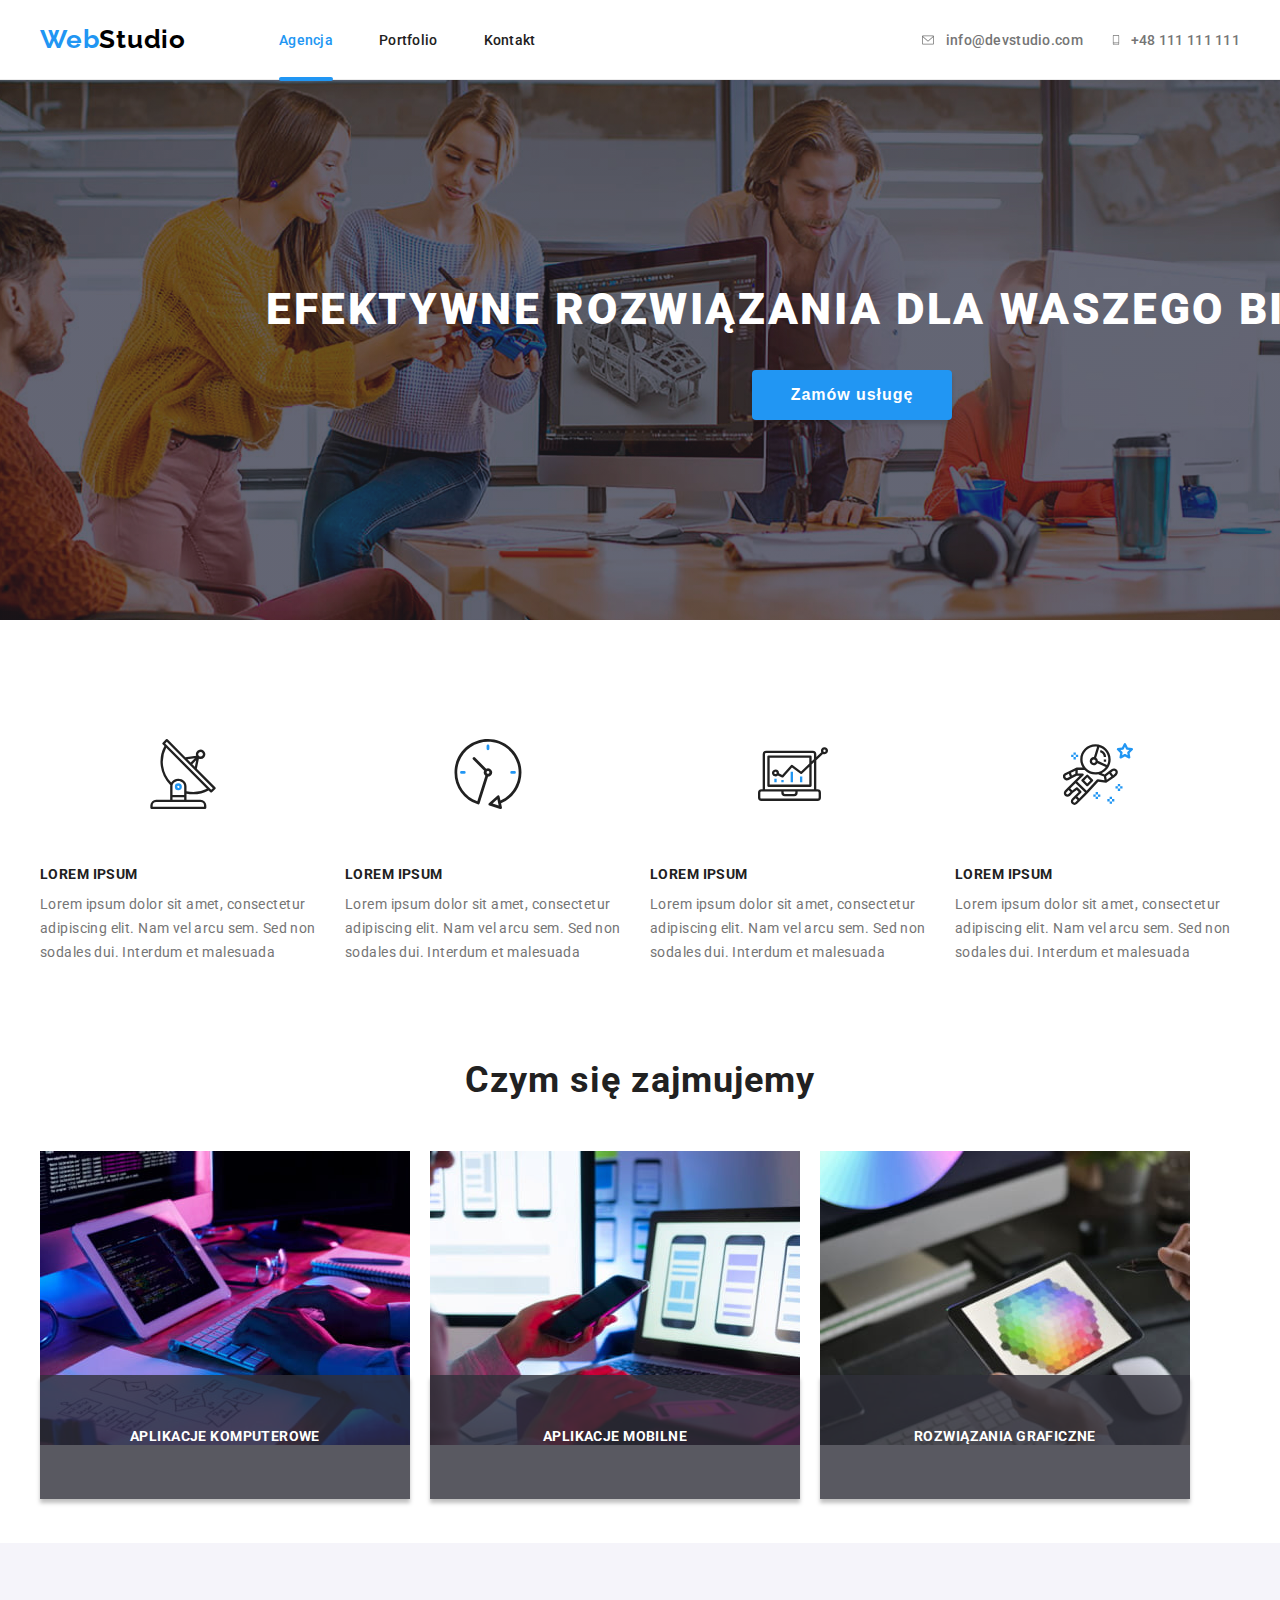
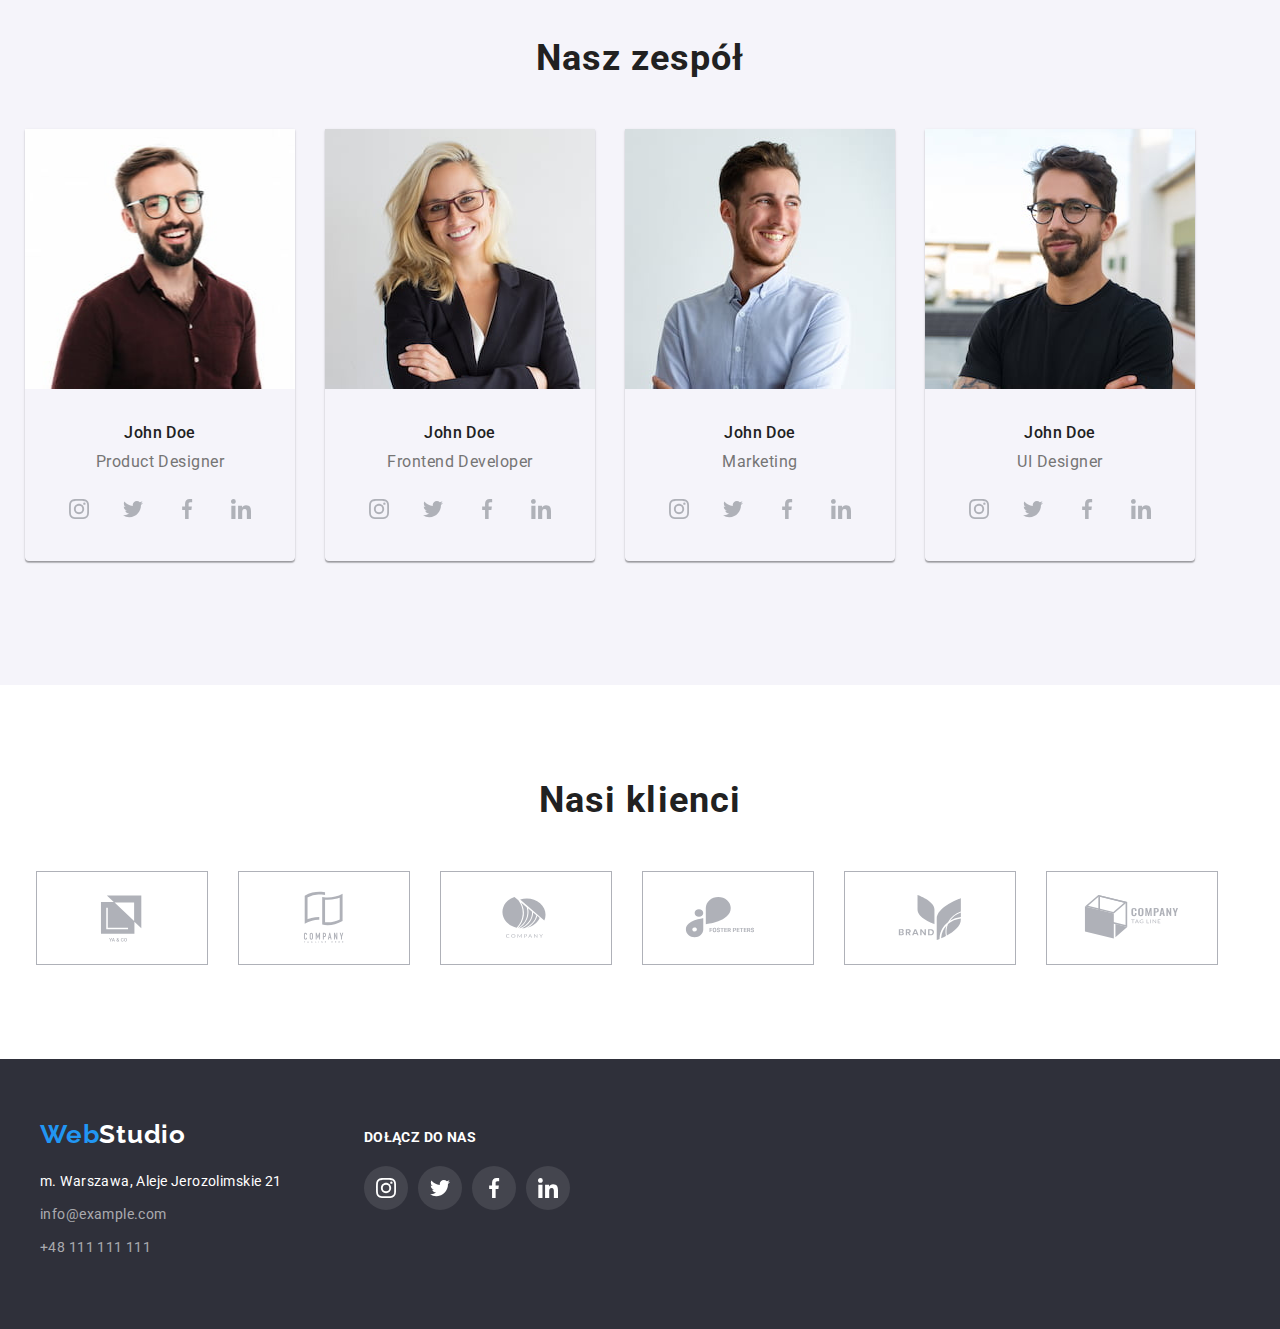
<file: index.html>
<!DOCTYPE html>
<html lang="en">
  <head>
    <meta charset="UTF-8" />
    <meta http-equiv="X-UA-Compatible" content="IE=edge" />
    <meta name="viewport" content="width=device-width, initial-scale=1.0" />
    <link rel="preconnect" href="https://fonts.googleapis.com" />
    <link rel="preconnect" href="https://fonts.gstatic.com" crossorigin />
    <link
      href="https://fonts.googleapis.com/css2?family=Raleway:wght@700&family=Roboto:wght@400;500;700;900&display=swap"
      rel="stylesheet"
    />
    <link
      rel="stylesheet"
      href="https://cdnjs.cloudflare.com/ajax/libs/modern-normalize/1.1.0/modern-normalize.min.css"
      integrity="sha512-wpPYUAdjBVSE4KJnH1VR1HeZfpl1ub8YT/NKx4PuQ5NmX2tKuGu6U/JRp5y+Y8XG2tV+wKQpNHVUX03MfMFn9Q=="
      crossorigin="anonymous"
      referrerpolicy="no-referrer"
    />
    <link rel="stylesheet" href="./css/styles.css" />
    <title>Main page</title>
  </head>
  <body>
    <!--header-->
    <header class="header-line">
      <div class="header container">
        <div class="header-nav">
          <a class="logo" href="index.html"
            >Web<span class="logo-studio-black">Studio</span></a
          >
          <!--navigation-->
          <nav class="navigation-menu">
            <ul class="navigation">
              <li><a class="link link-active" href="#">Agencja</a></li>
              <li>
                <a class="link" href="portfolio.html">Portfolio</a>
              </li>
              <li><a class="link" href="#">Kontakt</a></li>
            </ul>
          </nav>
        </div>
        <!--header-contacts-->
        <div>
          <ul class="contacts-header">
            <li class="menu-nav">
              <a class="link link-contact" href="mailto:info@devstudio.com"> <svg class="icon-email">
                <use href="./images/icons.svg#icon-envelope"></use></svg>
                info@devstudio.com
        
              </a>
            </li>
            <li class="menu-nav">
              <a class="link link-contact" href="tel:+48111111111"
                > <svg class="icon-phone">
                  <use href="./images/icons.svg#icon-smartphone"></use>
                </svg>+48 111 111 111</a
              >
            </li>
          </ul>
        </div>   
      </div>  
    </header>
    <main>
      <!--HERO-->
      <section class="hero section">
        <div class="hero-content container">
          <h1 class="header-main">EFEKTYWNE ROZWIĄZANIA DLA WASZEGO BIZNESU</h1>
          <div class="button-order">
          <button class="button-service" data-modal-open type="button">Zamów usługę</button>
          </div>
        </div>
      </section>

      <!--features-->
      <section class="features section">
        <div class="container">
          <ul class="features-list">
            <li class="features-list-item">
              <div class="features-icon">
              <svg width="70" height="70">
                <use href="./images/icons.svg#icon-antenna"></use>
              </svg>
              </div>
              <span class="feature-title">LOREM IPSUM</span>
              <p class="feature-text">
                Lorem ipsum dolor sit amet, consectetur adipiscing elit. Nam vel
                arcu sem. Sed non sodales dui. Interdum et malesuada
              </p>
            </li>
            <li class="features-list-item">
              <div class="features-icon">
                <svg width="70" height="70">
                <use href="./images/icons.svg#icon-clock"></use>
              </svg>
              </div>
              <span class="feature-title">LOREM IPSUM</span>
              <p class="feature-text">
                Lorem ipsum dolor sit amet, consectetur adipiscing elit. Nam vel
                arcu sem. Sed non sodales dui. Interdum et malesuada
              </p>
            </li>
            <li class="features-list-item">
              <div class="features-icon">
                <svg width="70" height="70"> 
                <use href="./images/icons.svg#icon-diagram"></use>
              </svg>
              </div>
              <span class="feature-title">LOREM IPSUM</span>
              <p class="feature-text">
                Lorem ipsum dolor sit amet, consectetur adipiscing elit. Nam vel
                arcu sem. Sed non sodales dui. Interdum et malesuada
              </p>
            </li>
            <li class="features-list-item">
              <div class="features-icon">
                <svg width="70" height="70">
                <use href="./images/icons.svg#icon-astronaut"></use>
              </svg>
              </div>
              <span class="feature-title">LOREM IPSUM</span>
              <p class="feature-text">
                Lorem ipsum dolor sit amet, consectetur adipiscing elit. Nam vel
                arcu sem. Sed non sodales dui. Interdum et malesuada
              </p>
            </li>
          </ul>
        </div>
      </section>

      <!--O NAS-->
      <section class="section our-work">
        <div class="about-us container">
          <h2 class="title">Czym się zajmujemy</h2>
          <ul class="about-us-list">
            <li>
              <img
                src="images/index/about-us-coding.jpg"
                alt="kodowanie"
                width="370"
                height="294"
              />
              <div class="about-us-list-img">
                <span>Aplikacje komputerowe</span>
              </div>
            </li>
            <li>
              <img
                src="images/index/about-us-phone.jpg"
                alt="łączenie z komputerem"
                width="370"
                height="294"
              />
              <div class="about-us-list-img">
                <span>Aplikacje mobilne</span>
              </div>
            </li>
            <li>
              <img
                src="images/index/about-us-tablet.jpg"
                alt="zmiana koloru w tablecie"
                width="370"
                height="294"
              />
              <div class="about-us-list-img">
                <span>Rozwiązania graficzne</span>
              </div>
            </li>
          </ul>
        </div>
      </section>
      <!--NASZ ZESPÓŁ-->
      <section class="our-team section">
        <div class="container">
          <h2 class="title">Nasz zespół</h2>
          <ul class="team-people">
            <li class="team-people-photos">
              <figure class="team-photos">
                <img
                  src="images/index/our-team-product-designer.jpg"
                  alt="John_Doe1"
                  width="270"
                  height="260"
                />
                <figcaption class="programmers-description">
                  <h3 class="programmers">John Doe</h3>
                  <span class="programmers-team">Product Designer</span>
                <div class="team-social-media">
                  <a href="#" class="social-media-links">
                <svg class="social-media-icons" width="44px" height="44px">
                  <use href="./images/icons.svg#icon-instagram" width="20px" height="20px" x="12px" y="12px" ></use>
                </svg>
                </a>
                <a href="#" class="social-media-links">
                  <svg class="social-media-icons" width="44px" height="44px">
                    <use href="./images/icons.svg#icon-twitter" width="20px" height="20px"  x="12px" y="12px"></use>
                  </svg>
                  </a>
                  <a href="#" class="social-media-links">
                    <svg class="social-media-icons" width="44px" height="44px">
                    <use href="./images/icons.svg#icon-facebook" width="20px" height="20px" x="12px" y="12px"></use>
                    </svg>
                  </a>
                    <a href="#" class="social-media-links">
                      <svg class="social-media-icons" width="44px" height="44px">
                        <use href="./images/icons.svg#icon-linkedin" width="20px" height="20px" x="12px" y="12px"></use>
                      </svg>
                    </a>
                </div>
                </figcaption>
              </figure>
            </li>
            <li class="team-people-photos">
              <figure class="team-photos">
                <img
                  src="images/index/our-team-frontend-developer.jpg"
                  alt="John_Doe2"
                  width="270"
                  height="260"
                />
                <figcaption class="programmers-description">
                  <h3 class="programmers">John Doe</h3>
                  <span class="programmers-team">Frontend Developer</span>
                  <div class="team-social-media">
                    <a href="#" class="social-media-links">
                  <svg class="social-media-icons" width="44px" height="44px">
                    <use href="./images/icons.svg#icon-instagram" width="20px" height="20px" x="12px" y="12px" ></use>
                  </svg>
                    </a>
                  <a href="#" class="social-media-links">
                    <svg class="social-media-icons" width="44px" height="44px">
                      <use href="./images/icons.svg#icon-twitter" width="20px" height="20px"  x="12px" y="12px"></use>
                    </svg>
                    </a>
                    <a href="#" class="social-media-links">
                      <svg class="social-media-icons" width="44px" height="44px">
                      <use href="./images/icons.svg#icon-facebook" width="20px" height="20px" x="12px" y="12px"></use>
                      </svg>
                    </a>
                      <a href="#" class="social-media-links">
                        <svg class="social-media-icons" width="44px" height="44px">
                          <use href="./images/icons.svg#icon-linkedin" width="20px" height="20px" x="12px" y="12px"></use>
                        </svg>
                      </a>
                  </div>
                </figcaption>
              </figure>
            </li>
            <li class="team-people-photos">
              <figure class="team-photos">
                <img
                  src="images/index/our-team-marketing.jpg"
                  alt="John_Doe3"
                  width="270"
                  height="260"
                />
                <figcaption class="programmers-description">
                  <h3 class="programmers">John Doe</h3>
                  <span class="programmers-team">Marketing</span>
                  <div class="team-social-media">
                    <a href="#" class="social-media-links">
                  <svg class="social-media-icons" width="44px" height="44px">
                    <use href="./images/icons.svg#icon-instagram" width="20px" height="20px" x="12px" y="12px" ></use>
                  </svg>
                    </a>
                  <a href="#" class="social-media-links">
                    <svg class="social-media-icons" width="44px" height="44px">
                      <use href="./images/icons.svg#icon-twitter" width="20px" height="20px"  x="12px" y="12px"></use>
                    </svg>
                    </a>
                    <a href="#" class="social-media-links">
                      <svg class="social-media-icons" width="44px" height="44px">
                      <use href="./images/icons.svg#icon-facebook" width="20px" height="20px" x="12px" y="12px"></use>
                      </svg>
                    </a>
                      <a href="#" class="social-media-links">
                        <svg class="social-media-icons" width="44px" height="44px">
                          <use href="./images/icons.svg#icon-linkedin" width="20px" height="20px" x="12px" y="12px"></use>
                        </svg>
                      </a>
                  </div>
                </figcaption>
              </figure>
            </li>
            <li class="team-people-photos">
              <figure class="team-photos">
                <img
                  src="images/index/our-team-ui-designer.jpg"
                  alt="John_Doe4"
                  width="270"
                  height="260"
                />
                <figcaption class="programmers-description">
                  <h3 class="programmers">John Doe</h3>
                  <span class="programmers-team">UI Designer</span>
                  <div class="team-social-media">
                    <a href="#" class="social-media-links">
                  <svg class="social-media-icons" width="44px" height="44px">
                    <use href="./images/icons.svg#icon-instagram" width="20px" height="20px" x="12px" y="12px" ></use>
                  </svg>
                    </a>
                  <a href="#" class="social-media-links">
                    <svg class="social-media-icons" width="44px" height="44px">
                      <use href="./images/icons.svg#icon-twitter" width="20px" height="20px"  x="12px" y="12px"></use>
                    </svg>
                    </a>
                    <a href="#" class="social-media-links">
                      <svg class="social-media-icons" width="44px" height="44px">
                      <use href="./images/icons.svg#icon-facebook" width="20px" height="20px" x="12px" y="12px"></use>
                      </svg>
                    </a>
                      <a href="#" class="social-media-links">
                        <svg class="social-media-icons" width="44px" height="44px">
                          <use href="./images/icons.svg#icon-linkedin" width="20px" height="20px" x="12px" y="12px"></use>
                        </svg>
                      </a>
                  </div>
                </figcaption>
              </figure>
            </li>
          </ul>
        </div>
      </section>

      <!--Nasi klienci-->

    <section class="our-customers section">
      <div class="container">
      <h2 class="title">Nasi klienci</h2>
      <ul class="customers">
        <li class="customers-item">
          <svg class="logo-customers" width="106px" height= "60.04px">
            <use href="./images/icons.svg#icon-Logo"></use>
          </svg>
        </li>
        <li class="customers-item">
          <svg class="logo-customers" width="106px" height= "60.04px">
            <use href="./images/icons.svg#icon-Logo-1"></use>
          </svg>
        </li>
        <li class="customers-item">
          <svg class="logo-customers" width="106px" height= "60.04px">
            <use href="./images/icons.svg#icon-Logo-2"></use>
          </svg>
        </li>
        <li class="customers-item">
          <svg class="logo-customers" width="106px" height= "60.04px">
            <use href="./images/icons.svg#icon-Logo-3"></use>
          </svg>
        </li>
        <li class="customers-item">
          <svg class="logo-customers" width="106px" height= "60.04px">
            <use href="./images/icons.svg#icon-Logo-4"></use>
          </svg>
        </li>
        <li class="customers-item">
          <svg class="logo-customers" width="106px" height= "60.04px">
            <use href="./images/icons.svg#icon-Logo-5"></use>
          </svg>
        </li>
      </ul>
      </div>
      </section>

    </main>
    <!--footer-->
    <footer class="contacts">
      <div class="container footer-box">
        <div>
        <a class="logo logo-footer" href="index.html"
          >Web<span class="logo-studio-white">Studio</span></a
        >
        <address>
          <ul class="links-footer">
            <li>
              <a
                class="link-footer"
                href="https://goo.gl/maps/8idBE2b1yMuSsfuq6"
                target="_blank"
                >m. Warszawa, Aleje Jerozolimskie 21</a
              >
            </li>
            <li>
              <a
                class="link-footer contact-footer"
                href="mailto:info@example.com"
                >info@example.com</a
              >
            </li>
            <li>
              <a class="link-footer contact-footer" href="tel:+48111111111"
                >+48 111 111 111
                </a>
            </li>
          </ul>
        </address>
        </div>
    <div class="footer-social-media">
      <p>Dołącz do nas</p>
      <ul class="footer-social-media-list">
        <li class="footer-social-media-item">
          <a href="#" class="footer-social-media-link social-media-links">
            <svg class="footer-social-media-icon" width="44px" height="44px">
              <use href="./images/icons.svg#icon-instagram" width="20px" height="20px" x="12px" y="12px"></use>
            </svg>
          </a>
        </li>
            <li class="footer-social-media-item ">
              <a href="#" class="footer-social-media-link social-media-links">
                <svg class="footer-social-media-icon" width="44px" height="44px">
                  <use href="./images/icons.svg#icon-twitter" width="20px" height="20px" x="12px" y="12px"></use>
                </svg>
              </a>
            </li>
                <li class="footer-social-media-item">
                  <a href="#" class="footer-social-media-link social-media-links">
                    <svg class="footer-social-media-icon" width="44px" height="44px">
                      <use href="./images/icons.svg#icon-facebook" width="20px" height="20px" x="12px" y="12px"></use>
                    </svg>
                  </a>
                </li>
                    <li class="footer-social-media-item">
                      <a href="#" class="footer-social-media-link social-media-links">
                        <svg class="footer-social-media-icon" width="44px" height="44px">
                          <use href="./images/icons.svg#icon-linkedin" width="20px" height="20px" x="12px" y="12px"></use>
                        </svg>
                      </a>
                      </li>
      </ul>
      </div>
  </div>
    </footer>
    <div class="backdrop is-hidden" data-modal>
    <div class="modal">
      <button type= "button" data-modal-close>
        <svg width="18" height="18">
          <use href="./images/icons.svg#icon-modal-close"></use>
        </svg>
      </button>
    </div>
    </div>
    <script src="./js/modal.js"></script>
  </body>
</html>
</file>
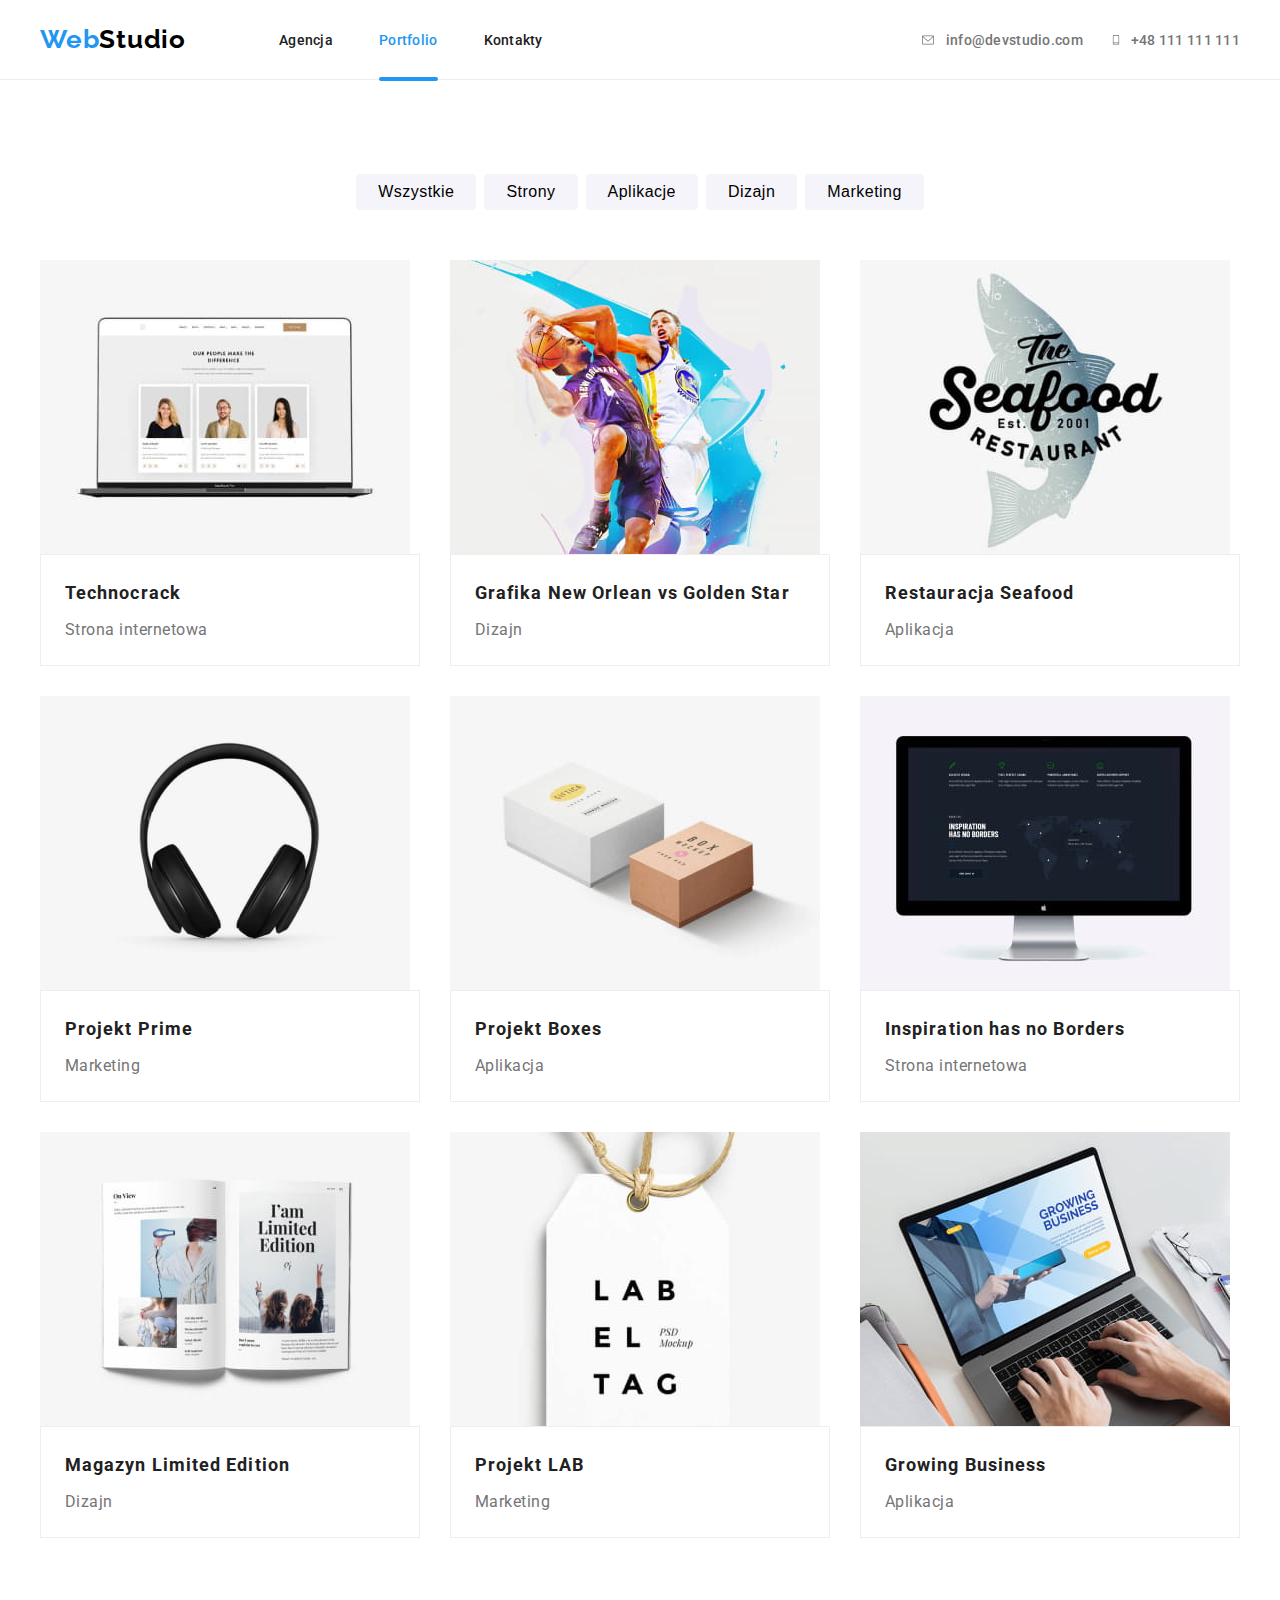
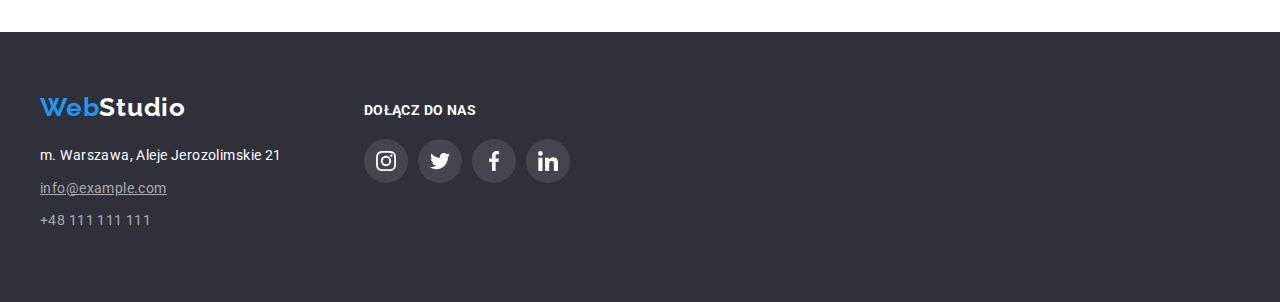
<file: portfolio.html>
<!DOCTYPE html>
<html lang="en">
  <head>
    <meta charset="UTF-8" />
    <meta http-equiv="X-UA-Compatible" content="IE=edge" />
    <meta name="viewport" content="width=device-width, initial-scale=1.0" />
    <link rel="preconnect" href="https://fonts.googleapis.com" />
    <link rel="preconnect" href="https://fonts.gstatic.com" crossorigin />
    <link
      href="https://fonts.googleapis.com/css2?family=Raleway:wght@700&family=Roboto:wght@400;500;700;900&display=swap"
      rel="stylesheet"
    />
    <link
      rel="stylesheet"
      href="https://cdnjs.cloudflare.com/ajax/libs/modern-normalize/1.1.0/modern-normalize.min.css"
      integrity="sha512-wpPYUAdjBVSE4KJnH1VR1HeZfpl1ub8YT/NKx4PuQ5NmX2tKuGu6U/JRp5y+Y8XG2tV+wKQpNHVUX03MfMFn9Q=="
      crossorigin="anonymous"
      referrerpolicy="no-referrer"
    />
    <link rel="stylesheet" href="./css/styles.css" />
    <title>Portfolio</title>
  </head>
  <body>
    <!--header-->
    <header class="header-line">
      <div class="header container">
        <div class="header-nav">
          <a class="logo" href="index.html"
            >Web<span class="logo-studio-black">Studio</span></a
          >
          <!--navigation-->
          <nav class="navigation-menu">
            <ul class="navigation">
              <li><a class="link" href="#">Agencja</a></li>
              <li><a class="link link-active" href="portfolio.html">Portfolio</a></li>
              <li><a class="link" href="#">Kontakty</a></li>
            </ul>
          </nav>
        </div>
        <div>
          <ul class="contacts-header">
            <li class="menu-nav">
              <a class="link link-contact" href="mailto:info@devstudio.com"
                > <svg class="icon-email">
                  <use href="./images/icons.svg#icon-envelope"></use></svg>info@devstudio.com</a
              >
            </li>
            <li class="menu-nav">
              <a class="link link-contact" href="tel:+48111111111"
                > <svg class="icon-phone">
                  <use href="./images/icons.svg#icon-smartphone"></use>
                </svg>+48 111 111 111</a
              >
            </li>
          </ul>
      </div>
      </div>
    </header>
    <!--buttons-->
    <main>
      <section class="section">
        <div class="container">
          <ul class="buttons-main">
            <li>
              <button class="button-list" type="button">Wszystkie</button>
            </li>
            <li><button class="button-list" type="button">Strony</button></li>
            <li>
              <button class="button-list" type="button">Aplikacje</button>
            </li>
            <li><button class="button-list" type="button">Dizajn</button></li>
            <li>
              <button class="button-list" type="button">Marketing</button>
            </li>
          </ul>
          <!--projects-->
          <div>
          <ul class="portfolio-projects">
            <li class="portfolio-projects-item">
              <figure class="portfolio-images">
                <div class="portfolio-images-box">
                <img 
                  src="images/portfolio/technocrack.jpg"
                  alt="Web page"
                  width="370"
                  height="294"
                />
                <div class="portfolio-images-overlay">
                  <p>Technocrack jest popularną platformą wykorzystywaną do rozpowszechniania koronawirusa. Firmy wykorzystują tę platformę do celów szpiegowskich i ataków na niezabezpieczone serwery konkurencji</p>
                </div>
                </div>
                <figcaption class="portfolio-description">
                  <h3 class="project">Technocrack</h3>
                  <span class="project-item">Strona internetowa</span>
                </figcaption>
              </figure>
            </li>
            <li class="portfolio-projects-item">
              <figure class="portfolio-images">
                <div class="portfolio-images-box">
                <img
                  src="images/portfolio/basketball.jpg"
                  alt="basketball match graphics"
                  width="370"
                  height="294"
                />
                <div class="portfolio-images-overlay">
                  <p>Lorem ipsum dolor sit amet consectetur adipisicing elit. Ducimus temporibus in nisi odit distinctio repellendus, enim quisquam deleniti et exercitationem commodi pariatur. Nisi id neque veritatis inventore aperiam maxime expedita.</p>
                </div>
                </div>
                <figcaption class="portfolio-description">
                  <h3 class="project">Grafika New Orlean vs Golden Star</h3>
                  <span class="project-item">Dizajn</span>
                </figcaption>
              </figure>
            </li>
            <li class="portfolio-projects-item">
              <figure class="portfolio-images">
                <div class="portfolio-images-box">
                <img
                  src="images/portfolio/restaurant.jpg"
                  alt="logo seafood restaurant"
                  width="370"
                  height="294"
                />
                <div class="portfolio-images-overlay">
                  <p>Lorem ipsum dolor sit amet, consectetur adipisicing elit. Velit minus ut quod voluptatibus ratione nulla, quis sint voluptate! Quas, voluptates quibusdam repudiandae animi dolores voluptatibus itaque labore quis placeat harum.</p>
                </div>
                </div>
                <figcaption class="portfolio-description">
                  <h3 class="project">Restauracja Seafood</h3>
                  <span class="project-item">Aplikacja</span>
                </figcaption>
              </figure>
            </li>
            <li class="portfolio-projects-item">
              <figure class="portfolio-images">
                <div class="portfolio-images-box">
                <img
                  src="images/portfolio/headphones.jpg"
                  alt="headphones"
                  width="370"
                  height="294"
                />
                <div class="portfolio-images-overlay">
                  <p>Lorem ipsum dolor sit amet consectetur, adipisicing elit. Rem nobis in earum voluptatem a consectetur iste inventore delectus minus nulla aut quidem voluptatum expedita eligendi aspernatur autem iusto, cupiditate quisquam.</p>
                </div>
                </div>
                <figcaption class="portfolio-description">
                  <h3 class="project">Projekt Prime</h3>
                  <span class="project-item">Marketing</span>
                </figcaption>
              </figure>
            </li>
            <li class="portfolio-projects-item">
              <figure class="portfolio-images">
                <div class="portfolio-images-box">
                <img
                  src="images/portfolio/boxes.jpg"
                  alt="boxes"
                  width="370"
                  height="294"
                />
                <div class="portfolio-images-overlay">
                  <p>Lorem ipsum dolor sit amet consectetur adipisicing elit. Nesciunt veniam autem suscipit vero iure cupiditate distinctio nulla ea debitis quaerat quam, aspernatur dolores, quos inventore ullam accusantium. Obcaecati, et inventore.</p>
                </div>
                </div>
                <figcaption class="portfolio-description">
                  <h3 class="project">Projekt Boxes</h3>
                  <span class="project-item">Aplikacja</span>
                </figcaption>
              </figure>
            </li>
            <li class="portfolio-projects-item">
              <figure class="portfolio-images">
                <div class="portfolio-images-box">
                <img
                  src="images/portfolio/monitor.jpg"
                  alt="monitor"
                  width="370"
                  height="294"
                />
                <div class="portfolio-images-overlay">
                  <p>Lorem, ipsum dolor sit amet consectetur adipisicing elit. Libero cum sit praesentium asperiores error doloribus quas delectus quidem illum omnis consequuntur voluptatum dolore, dolores quasi autem eum eius. Ab, pariatur.</p>
                </div>
                </div>
                <figcaption class="portfolio-description">
                  <h3 class="project">Inspiration has no Borders</h3>
                  <span class="project-item">Strona internetowa</span>
                </figcaption>
              </figure>
            </li>
            <li class="portfolio-projects-item">
              <figure class="portfolio-images">
                <div class="portfolio-images-box">
                <img
                  src="images/portfolio/magazine.jpg"
                  alt="Limited Edition magazine"
                  width="370"
                  height="294"
                />
                <div class="portfolio-images-overlay">
                  <p>Lorem ipsum dolor sit amet consectetur adipisicing elit. Similique ex provident ullam minus odio, ipsum laudantium laborum natus necessitatibus, nobis sit quas alias! Beatae alias adipisci distinctio soluta doloremque eum.</p>
                </div>
                </div>
                
                <figcaption class="portfolio-description">
                  <h3 class="project">Magazyn Limited Edition</h3>
                  <span class="project-item">Dizajn</span>
                </figcaption>
              </figure>
            </li>
            <li class="portfolio-projects-item">
              <figure class="portfolio-images">
                <div class="portfolio-images-box">
                <img
                  src="images/portfolio/label.jpg"
                  alt="project label tag"
                  width="370"
                  height="294"
                />
                <div class="portfolio-images-overlay">
                  <p>Lorem ipsum dolor sit amet consectetur adipisicing elit. Quo exercitationem voluptas, asperiores reprehenderit quod repellat, iusto totam omnis nobis corrupti libero tempora nesciunt laudantium delectus iste adipisci. Nihil, nesciunt commodi!</p>
                </div>
                </div>
                <figcaption class="portfolio-description">
                  <h3 class="project">Projekt LAB</h3>
                  <span class="project-item">Marketing</span>
                </figcaption>
              </figure>
            </li>
            <li class="portfolio-projects-item">
              <figure class="portfolio-images">
                <div class="portfolio-images-box">
                <img
                  src="images/portfolio/laptop.jpg"
                  alt="growing business app on laptop"
                  width="370"
                  height="294"
                />
                <div class="portfolio-images-overlay">
                  <p>Lorem ipsum dolor sit amet consectetur, adipisicing elit. Nostrum odit, sunt minus magnam id hic dicta nisi facere dolor rem repellat veritatis porro quis cupiditate saepe, aspernatur et officiis nam.</p>
                </div>
                </div>
                <figcaption class="portfolio-description">
                  <h3 class="project">Growing Business</h3>
                  <span class="project-item">Aplikacja</span>
                </figcaption>
              </figure>
            </li>
          </ul>
          </div>
        </div>
      </section>
    </main>

    <!--footer-->
    <footer class="contacts">
      <div class="container footer-box">
        <div>
        <a class="logo logo-footer" href="index.html"
          >Web<span class="logo-studio-white">Studio</span></a
        >
        <address>
          <ul class="links-footer">
            <li>
              <a
                class="link-footer"
                href="https://goo.gl/maps/8idBE2b1yMuSsfuq6"
                target="_blank"
                >m. Warszawa, Aleje Jerozolimskie 21</a
              >
            </li>
            <li>
              <a
                class="link-footer contact-footer-mail"
                href="mailto:info@example.com"
                >info@example.com</a
              >
            </li>
            <li>
              <a class="link-footer contact-footer" href="tel:+48111111111"
                >+48 111 111 111</a
              >
            </li>
          </ul>
        </address>
      </div>
      <div class="footer-social-media">
        <p>Dołącz do nas</p>
        <ul class="footer-social-media-list">
          <li class="footer-social-media-item">
            <a href="#" class="footer-social-media-link social-media-links">
              <svg class="footer-social-media-icon" width="44px" height="44px">
                <use href="./images/icons.svg#icon-instagram" width="20px" height="20px" x="12px" y="12px"></use>
              </svg>
            </a>
          </li>
              <li class="footer-social-media-item">
                <a href="#" class="footer-social-media-link social-media-links">
                  <svg class="footer-social-media-icon" width="44px" height="44px">
                    <use href="./images/icons.svg#icon-twitter" width="20px" height="20px" x="12px" y="12px"></use>
                  </svg>
                </a>
              </li>
                  <li class="footer-social-media-item">
                    <a href="#" class="footer-social-media-link social-media-links">
                      <svg class="footer-social-media-icon" width="44px" height="44px">
                        <use href="./images/icons.svg#icon-facebook" width="20px" height="20px" x="12px" y="12px"></use>
                      </svg>
                    </a>
                  </li>
                  <li class="footer-social-media-item">
                        <a href="#" class="footer-social-media-link social-media-links">
                          <svg class="footer-social-media-icon" width="44px" height="44px">
                            <use href="./images/icons.svg#icon-linkedin" width="20px" height="20px" x="12px" y="12px"></use>
                          </svg>
                        </a>
                        </li>
        </ul>
        </div>
      </div>
    </footer>
  </body>
</html>
</file>
<file: css/styles.css>
* {
  margin: 0;
  padding: 0;
  border: 0;
}

:root {
  --brand-color: #2196f3;
  --main-color: #212121;
  --background-gray-color: #2f303a;
  --main-gray-color: #757575;
  --black-color: #000000;
  --white-color: #ffffff;
  --light-color: #f5f4fa;
  --projects-color: #eeeeee;
  --lightgray-color: #afb1b8;
  --shadow-portfolio1: rgba(0, 0, 0, 0.12);
  --shadow-portfolio2: rgba(0, 0, 0, 0.06);
  --shadow-portfolio3: rgba(0, 0, 0, 0.16);
}

body {
  font-family: 'Roboto', sans-serif;
  color: var(--main-color);
}

.container {
  width: 1200px;
  margin: 0 auto;
  padding: 0px 15px;
}

.section {
  padding: 94px 0;
}

/* header-styles */
.header-nav {
  display: flex;
  justify-content: space-between;
  align-items: center;
}

.header {
  padding-top: 24px;
  padding-bottom: 24px;
  display: flex;
  justify-content: space-between;
  align-items: center;
}

.header-line {
  border-bottom: 1px solid #ececec;
}

/*logo*/

.logo {
  font-family: 'Raleway', sans-serif;
  font-weight: 700;
  font-size: 26px;
  line-height: 1.2;
  letter-spacing: 0.03em;
  color: var(--brand-color);
  text-decoration: none;
  margin-right: 93px;
}

.logo-studio-black {
  color: var(--black-color);
}

.logo-studio-white {
  color: var(--white-color);
}

/*navigation*/

.navigation,
.contacts-header {
  list-style-type: none;
  font-weight: 500;
  font-size: 14px;
  letter-spacing: 0.02em;
  line-height: 1.15;
  display: flex;
}

.link {
  text-decoration: none;
  color: var(--main-color);
}

.link-contact {
  color: var(--main-gray-color);
  display: flex;
  align-items: center;
  justify-content: center;
}

.navigation-menu {
  justify-content: space-between;
}

.navigation {
  gap: 46px;
}

.link,
.link-footer {
  transition: color 250ms cubic-bezier(0.4, 0, 0.2, 1);
}

.link-active {
  color: var(--brand-color);
  position: relative;
}

.link-active::after {
  content: '';
  display: block;
  border-radius: 2px;
  width: 100%;
  height: 4px;
  background: var(--brand-color);
  position: absolute;
  top: 45px;
}

/*header contacts*/
.link:hover,
.link:focus,
.link-footer:hover,
.link-footer:focus {
  color: var(--brand-color);
}

.contacts-header {
  display: flex;
  justify-content: space-between;
  gap: 50px;
}

.menu-nav:last-child {
  margin-right: 0px;
}

.menu-nav {
  fill: currentColor;
  margin-left: -22px;
}

.icon-email {
  width: 16px;
  height: 12px;
  margin-right: 10px;
}

.icon-phone {
  width: 10px;
  height: 16px;
  vertical-align: text-top;
  margin-right: 10px;
}

/*hero*/
.hero {
  padding-top: 200px;
  padding-bottom: 200px;
  justify-content: center;
  align-items: center;
}

.hero {
  background-image: linear-gradient(
      90deg,
      rgba(47, 48, 58, 0.4) 0%,
      rgba(47, 48, 58, 0.4) 0%
    ),
    url('../images/Img-underlay.jpg');
  background-size: 1600px 600px;
  background-position: center;
  background-repeat: no-repeat;
}

.hero-content {
  text-align: center;
  padding-left: 252px;
  padding-right: 252px;
}

.header-main {
  font-weight: 900;
  font-size: 44px;
  line-height: 1.36;
  text-align: center;
  letter-spacing: 0.06em;
  text-transform: uppercase;
  color: var(--white-color);
  margin-bottom: 30px;
}

.button-service {
  font-weight: 700;
  font-size: 16px;
  line-height: 1.9;
  text-align: center;
  letter-spacing: 0.06em;
  background-color: var(--brand-color);
  border-radius: 4px;
  box-shadow: 0px 4px 4px rgba(0, 0, 0, 0.15);
  color: var(--white-color);
  cursor: pointer;
  width: 200px;
  min-height: 50px;
  border: none;
  transition: background-color 250ms cubic-bezier(0.4, 0, 0.2, 1),
    color 250ms cubic-bezier(0.4, 0, 0.2, 1);
}

.button-service:hover,
.button-service:focus {
  background: var(--white-color);
  color: var(--brand-color);
}

/*features*/

.features-list .features-list-item {
  list-style: none;
}

.feature-title {
  font-weight: 700;
  font-size: 14px;
  line-height: 1.14;
  letter-spacing: 0.03em;
  text-transform: uppercase;
  color: var(--main-color);
  text-align: center;
  margin-bottom: 10px;
}

.feature-text {
  font-size: 14px;
  line-height: 1.71;
  letter-spacing: 0.03em;
  color: var(--main-gray-color);
  margin-top: 10px;
}

.features-list {
  display: flex;
}

.features-list-item {
  display: inline-block;
  margin-right: 20px;
}

.features-list-item:last-child {
  margin-right: 0px;
}

.features {
  padding-top: 94px;
  padding-bottom: 94px;
}

.features-icon {
  padding: 25px 100px;
  display: flex;
  justify-content: center;
  align-items: center;
  margin-bottom: 30px;
  border-radius: 4px;
}

/*about-us*/

.title {
  font-weight: 700;
  font-size: 36px;
  line-height: 1.17;
  text-align: center;
  letter-spacing: 0.03em;
  margin: 0;
  margin-bottom: 50px;
  padding: 0;
}

.about-us-list {
  list-style-type: none;
  display: flex;
  gap: 20px;
}

.about-us-list:last-child {
  margin-right: 0;
}

.about-us {
  text-align: center;
}

.our-work {
  margin-top: -94px;
}

.about-us-list li {
  position: relative;
}

.about-us-list-img {
  background: rgba(47, 48, 58, 0.8);
  width: 100%;
  height: 70px;
  display: flex;
  align-items: center;
  justify-content: center;
  box-shadow: 0px 4px 4px rgba(0, 0, 0, 0.25);
  padding-top: 27px;
  padding-bottom: 27px;
  position: absolute;
  top: 224px;
  text-transform: uppercase;
  color: var(--white-color);
  font-weight: 700;
  font-size: 14px;
  line-height: 1.14;
  letter-spacing: 0.03em;
}

/*our-team*/

.team-people {
  list-style-type: none;
  margin-left: -15px;
}

.team-people .programmers {
  font-weight: 500;
  font-size: 16px;
  letter-spacing: 0.03em;
}

.team-people .programmers-team {
  font-size: 16px;
  line-height: 1.19;
  color: var(--main-gray-color);
  letter-spacing: 0.03em;
}

.team-people .team-photos {
  box-shadow: 0px 1px 3px rgba(0, 0, 0, 0.12), 0px 1px 1px rgba(0, 0, 0, 0.14),
    0px 2px 1px rgba(0, 0, 0, 0.2);
  border-radius: 0px 0px 4px 4px;
}

.our-team {
  background-color: var(--light-color);
  text-align: center;
  padding-top: 94px;
  padding-bottom: 94px;
  margin-bottom: 0px;
}

.social-media-icons {
  fill: var(--lightgray-color);
  display: block;
}

.social-media-links {
  transition: background-color 250ms cubic-bezier(0.4, 0, 0.2, 1),
    color 250ms cubic-bezier(0.4, 0, 0.2, 1);
}

.social-media-icons:hover {
  fill: var(--white-color);
  background-color: var(--brand-color);
  border-radius: 50%;
}

.team-social-media {
  display: flex;
  gap: 10px;
  align-items: center;
  justify-content: space-around;
  padding-top: 16px;
  padding-right: 32px;
  padding-left: 32px;
}

.team-people {
  display: flex;
  gap: 30px;
  text-align: center;
}

.team-photos {
  margin-bottom: 30px;
}

.team-people-photos:last-child {
  margin-right: 0px;
}

.programmers-description {
  padding-top: 30px;
  padding-bottom: 30px;
}

.programmers-team {
  padding-bottom: 30px;
}

.programmers {
  margin-bottom: 10px;
}

/* our customers */

.customers {
  list-style-type: none;
  display: flex;
  align-items: center;
  justify-content: center;
  gap: 30px;
  fill: var(--lightgray-color);
  margin-left: -27px;
  cursor: pointer;
}

.customers-item:hover,
.customers-item:focus {
  border: 1px solid var(--brand-color);
  fill: var(--brand-color);
  border-radius: 4px;
}

.customers-item {
  border: 1px solid var(--lightgray-color);
  width: 170px;
  height: 92px;
  display: flex;
  align-items: center;
  justify-content: center;
  transition: border 250ms cubic-bezier(0.4, 0, 0.2, 1),
    color 250ms cubic-bezier(0.4, 0, 0.2, 1);
}

/*footer*/
.contacts {
  background-color: var(--background-gray-color);
}

.link-footer {
  text-decoration: none;
  color: var(--white-color);
  font-size: 14px;
  line-height: 1.71;
  letter-spacing: 0.03em;
  font-style: normal;
  display: block;
  margin-bottom: 9px;
}

.contact-footer {
  color: rgba(255, 255, 255, 0.6);
}

.contact-footer-mail {
  color: rgba(255, 255, 255, 0.6);
  text-decoration: underline;
  cursor: pointer;
}

.links-footer {
  list-style-type: none;
}

.logo-footer {
  display: block;
  margin-bottom: 20px;
}

.footer-box {
  padding-top: 60px;
  padding-bottom: 60px;
  display: flex;
  gap: 70px;
}

.footer-social-media {
  align-items: center;
  margin-top: -12px;
  margin-left: 12px;
}

.footer-social-media > p {
  color: var(--white-color);
  font-size: 14px;
  font-weight: 700;
  text-transform: uppercase;
  margin-top: 22px;
  margin-bottom: 0px;
  line-height: 1.17;
  letter-spacing: 0.03em;
}

.footer-social-media-list {
  list-style-type: none;
  gap: 10px;
  margin-top: 20px;
  display: flex;
}

.footer-social-media-icon {
  border-radius: 50%;
  background-color: rgba(255, 255, 255, 0.1);
  fill: var(--white-color);
}

.footer-social-media-icon:hover {
  background-color: var(--brand-color);
}

/*portfolio*/

.buttons-main {
  list-style-type: none;
  display: flex;
  justify-content: center;
  gap: 8px;
  align-items: center;
  margin-bottom: 50px;
}

.buttons-main .button-list {
  background: var(--light-color);
  border-radius: 4px;
  border-style: none;
  font-weight: 500;
  font-size: 16px;
  line-height: 1.5;
  text-align: center;
  letter-spacing: 0.03em;
  cursor: pointer;
  padding: 6px 22px;
}

.buttons-main .button-list:hover,
.buttons-main .button-list:focus {
  color: var(--white-color);
  background-color: var(--brand-color);
  box-shadow: 0px 3px 1px rgba(0, 0, 0, 0.1), 0px 1px 2px rgba(0, 0, 0, 0.08),
    0px 2px 2px rgba(0, 0, 0, 0.12);
}

.portfolio-images-box {
  position: relative;
  overflow: hidden;
  width: 370px;
  height: 294px;
}

.portfolio-images-box:hover .portfolio-images-overlay {
  transform: translateX(0);
}

.portfolio-images-overlay {
  display: flex;
  justify-content: center;
  align-items: center;
  position: absolute;
  top: 0;
  left: 0;
  width: 100%;
  height: 100%;
  background-color: rgba(33, 150, 243, 0.9);
  transform: translatey(101%);
  transition: transform 250ms cubic-bezier(0.4, 0, 0.2, 1);
}

.portfolio-images-overlay > p {
  color: var(--white-color);
  padding: 49px 45px 49px 24px;
  margin: 0;
  font-size: 18px;
  line-height: 1.55;
  letter-spacing: 0.03em;
}

.portfolio-projects-item:hover .portfolio-images-overlay,
.portfolio-projects-item:focus .portfolio-images-overlay {
  transform: translateY(0);
}

/*projects*/

.portfolio-projects {
  list-style-type: none;
  display: flex;
  flex-wrap: wrap;
  border-radius: 4px;
  gap: 30px;
}

.portfolio-projects-item {
  flex-basis: calc((100% - 60px) / 3);
}

.portfolio-images:hover,
.portfolio-images:focus {
  box-shadow: 0px 1px 1px var(--shadow-portfolio1),
    0px 4px 4px var(--shadow-portfolio2), 1px 4px 6px var(--shadow-portfolio3);
  cursor: pointer;
}

.portfolio-projects .project {
  font-size: 18px;
  line-height: 2;
  letter-spacing: 0.06em;
  margin-bottom: 4px;
}

.portfolio-projects .project-item {
  font-size: 16px;
  line-height: 1.88;
  letter-spacing: 0.03em;
  color: var(--main-gray-color);
}

.portfolio-projects-item .portfolio-images img {
  display: block;
}

.portfolio-projects-item .portfolio-description {
  padding: 20px 24px;
  border: 1px solid var(--projects-color);
}

/* modal window + backdrop */

.modal {
  top: 50%;
  left: 50%;
  width: 528px;
  height: 581px;
  background: var(--white-color);
  box-shadow: 0px 1px 3px rgba(0, 0, 0, 0.12), 0px 1px 1px rgba(0, 0, 0, 0.14),
    0px 2px 1px rgba(0, 0, 0, 0.2);
  border-radius: 4px;
  position: fixed;
  z-index: 1;
  transition-property: opacity, transform;
  transition-duration: 1s;
  transform: translateX(-50%) translateY(-50%) scale(1) skew(0deg, 0deg);
  opacity: 1;
  visibility: visible;
  display: block;
}

.is-hidden {
  pointer-events: none;
  visibility: hidden;
  opacity: 0;
  transform: scale(0);
}

.modal button {
  width: 30px;
  height: 30px;
  color: var(--black-color);
  position: absolute;
  top: 8px;
  right: 8px;
  border: 1px solid rgba(0, 0, 0, 0.1);
  border-radius: 50%;
  display: flex;
  align-items: center;
  justify-content: center;
  cursor: pointer;
  background: var(--white-color);
}

.backdrop {
  position: fixed;
  background: rgba(0, 0, 0, 0.2);
  left: 0;
  top: 0;
  right: 0;
  bottom: 0;
  z-index: 1;
  transform: scale(1);
  transition-property: visibility, opacity, transform;
  transition-duration: 250ms;
  transition-timing-function: cubic-bezier(0.4, 0, 0.2, 1);
}
</file>
